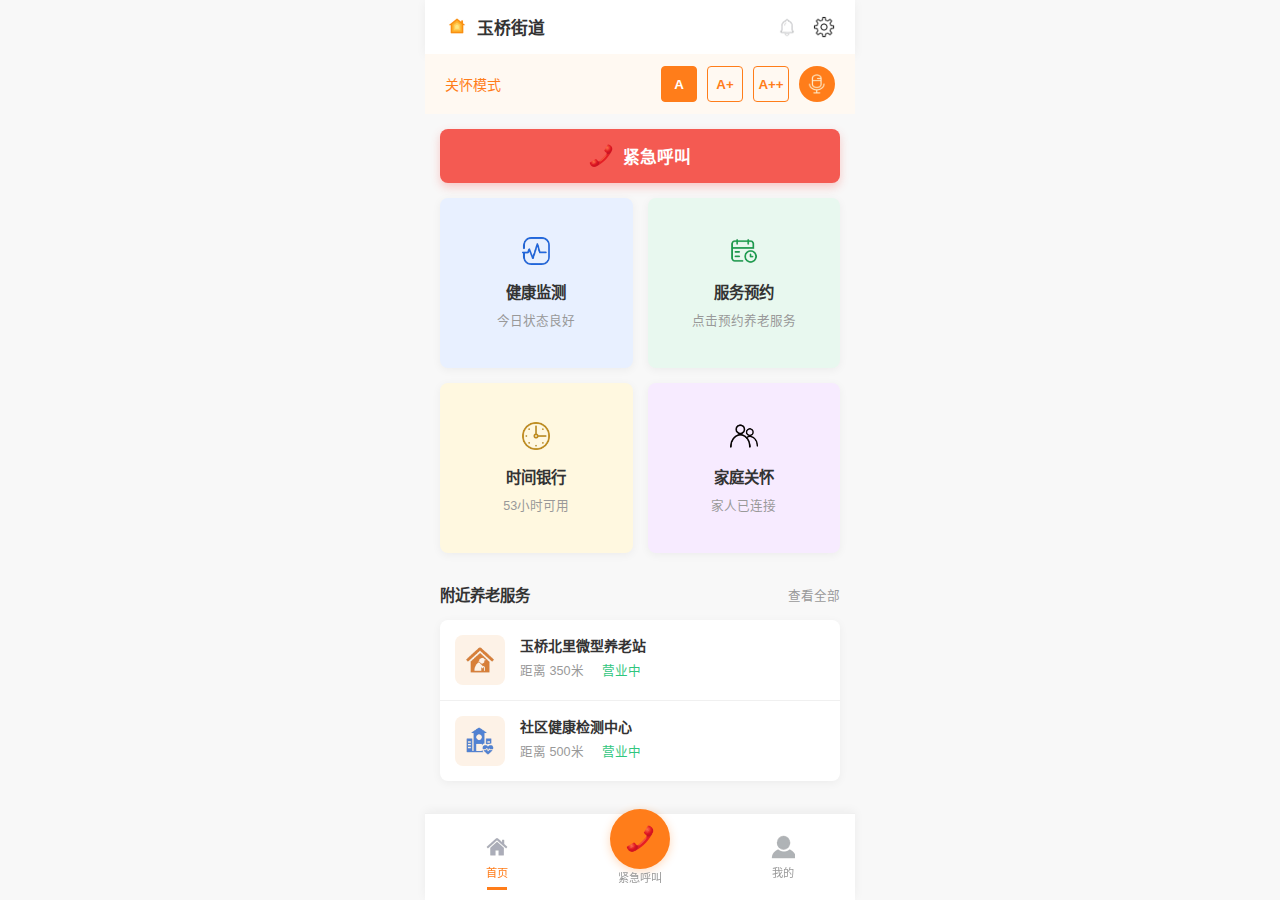
<file: index.html>
<!DOCTYPE html>
<html lang="zh-CN">
<head>
    <meta charset="UTF-8">
    <meta name="viewport" content="width=device-width, initial-scale=1.0">
    <title>玉桥街道养老服务</title>
    <link rel="stylesheet" href="styles.css">
    <!-- 
    需要准备的图标文件:
    /images/logo-icon.png - 应用logo图标
    /images/notification-icon.png - 通知图标
    /images/settings-icon.png - 设置图标
    /images/emergency-icon.png - 紧急呼叫图标
    /images/health-icon.png - 健康监测图标
    /images/service-icon.png - 服务预约图标
    /images/time-icon.png - 时间银行图标
    /images/family-icon.png - 家庭关怀图标
    /images/home-icon.png - 首页导航图标
    /images/my-icon.png - 我的导航图标
    /images/elderly-station-icon.png - 养老站图标
    /images/health-center-icon.png - 健康中心图标
    -->
</head>
<body>
    <!-- 顶部导航 -->
    <div class="header">
        <div class="logo">
            <img src="images/logo-icon.png" alt="logo" class="logo-icon" width="24" height="24">
            玉桥街道
        </div>
        <div class="header-icons">
            <img src="images/notification-icon.png" alt="通知" class="header-icon" width="22" height="22">
            <img src="images/settings-icon.png" alt="设置" class="header-icon" width="22" height="22">
        </div>
    </div>
    
    <!-- 适老化模式 -->
    <div class="accessibility">
        <div class="accessibility-text">关怀模式</div>
        <div class="font-size-controls">
            <button class="font-size-btn active" data-size="normal">A</button>
            <button class="font-size-btn" data-size="medium">A+</button>
            <button class="font-size-btn" data-size="large">A++</button>
            <button class="voice-btn" id="voiceBtn">
                <img src="images/voice-icon.png" alt="语音" width="20" height="20">
            </button>
        </div>
    </div>
    
    <!-- 紧急呼叫 -->
    <div class="emergency-call">
        <img src="images/emergency-icon.png" alt="紧急呼叫" class="emergency-icon" width="24" height="24">
        紧急呼叫
    </div>
    
    <!-- 功能区 -->
    <div class="features">
        <div class="feature-card health-card">
            <img src="images/health-icon.png" alt="健康监测" class="feature-icon health-icon" width="28" height="28">
            <div class="feature-title">健康监测</div>
            <div class="feature-desc">今日状态良好</div>
        </div>
        <div class="feature-card service-card">
            <img src="images/service-icon.png" alt="服务预约" class="feature-icon service-icon" width="28" height="28">
            <div class="feature-title">服务预约</div>
            <div class="feature-desc">点击预约养老服务</div>
        </div>
        <div class="feature-card time-card">
            <img src="images/time-icon.png" alt="时间银行" class="feature-icon time-icon" width="28" height="28">
            <div class="feature-title">时间银行</div>
            <div class="feature-desc">53小时可用</div>
        </div>
        <div class="feature-card family-card">
            <img src="images/family-icon.png" alt="家庭关怀" class="feature-icon family-icon" width="28" height="28">
            <div class="feature-title">家庭关怀</div>
            <div class="feature-desc">家人已连接</div>
        </div>
    </div>
    
    <!-- 附近养老服务 -->
    <div class="nearby-services">
        <div class="section-header">
            <div class="section-title">附近养老服务</div>
            <div class="view-all">查看全部</div>
        </div>
        <div class="service-list">
            <div class="service-item">
                <div class="service-item-icon">
                    <img src="images/elderly-station-icon.png" alt="养老站" width="30" height="30">
                </div>
                <div class="service-item-info">
                    <div class="service-item-name">玉桥北里微型养老站</div>
                    <div>
                        <span class="service-item-distance">距离 350米</span>
                        <span class="service-item-status">营业中</span>
                    </div>
                </div>
            </div>
            <div class="service-item">
                <div class="service-item-icon">
                    <img src="images/health-center-icon.png" alt="健康中心" width="30" height="30">
                </div>
                <div class="service-item-info">
                    <div class="service-item-name">社区健康检测中心</div>
                    <div>
                        <span class="service-item-distance">距离 500米</span>
                        <span class="service-item-status">营业中</span>
                    </div>
                </div>
            </div>
        </div>
    </div>
    
    <!-- 底部导航占位 -->
    <div class="bottom-spacer"></div>
    
    <!-- 底部导航 -->
    <div class="bottom-nav">
        <a href="#" class="nav-item active" data-page="home">
            <img src="images/home-icon.png" alt="首页" class="nav-icon" width="24" height="24">
            首页
        </a>
        <a href="#" class="nav-item" data-page="emergency">
            <div class="emergency-btn">
                <img src="images/emergency-icon.png" alt="紧急呼叫" class="emergency-nav-icon" width="28" height="28">
            </div>
            紧急呼叫
        </a>
        <a href="#" class="nav-item" data-page="my">
            <img src="images/my-icon.png" alt="我的" class="nav-icon" width="24" height="24">
            我的
        </a>
    </div>

    <script src="script.js"></script>
</body>
</html>
</file>
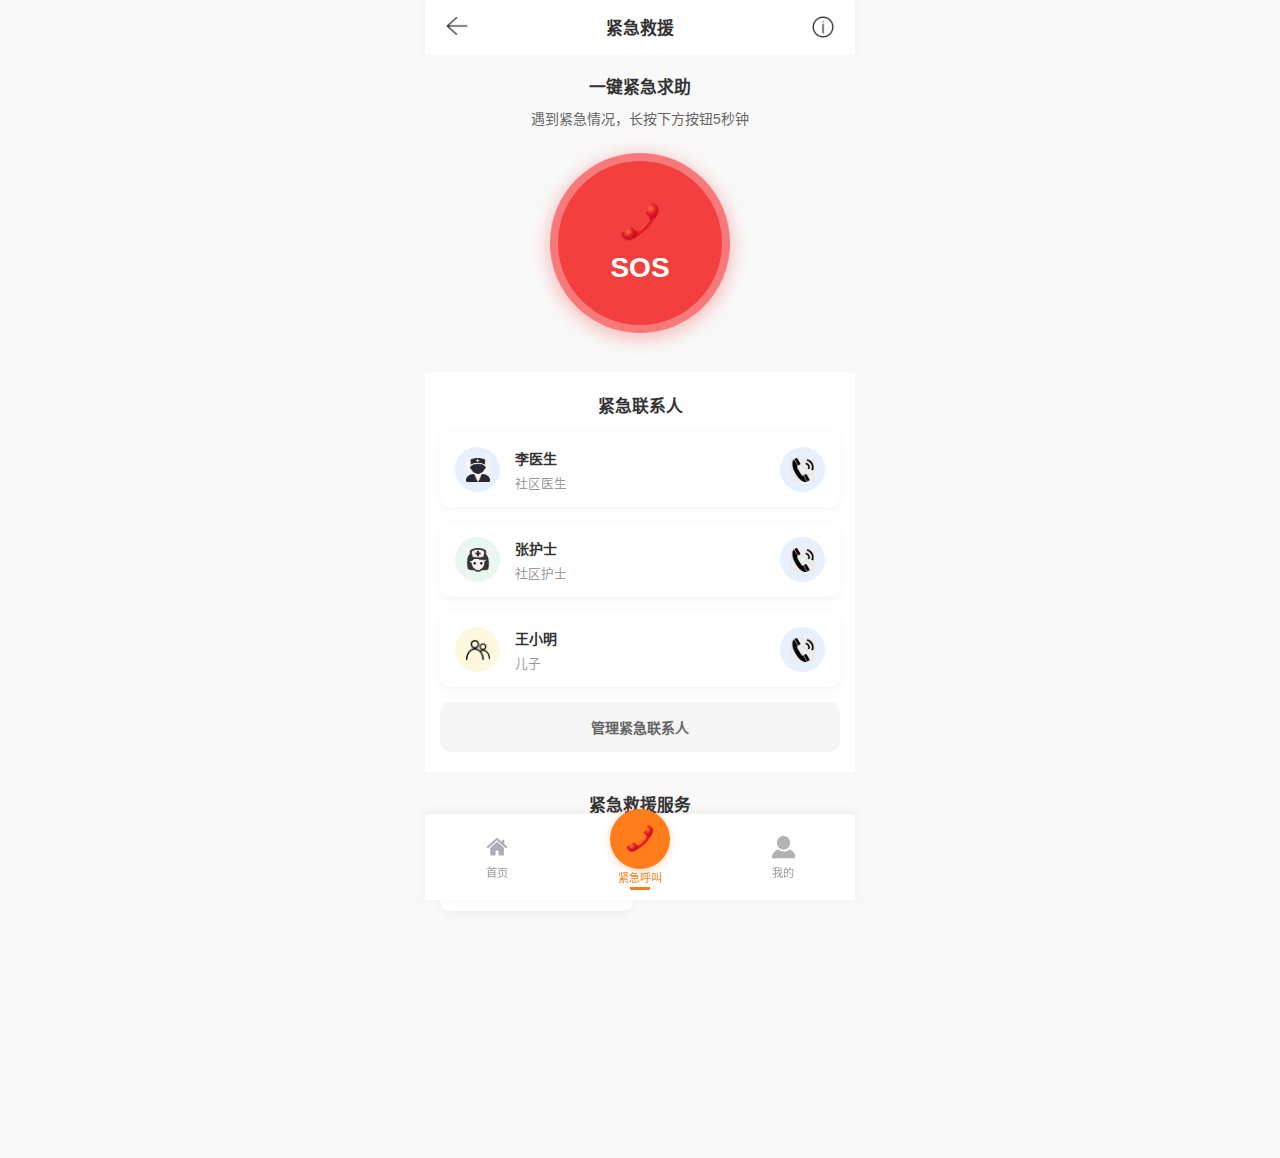
<file: emergency.html>
<!DOCTYPE html>
<html lang="zh-CN">
<head>
    <meta charset="UTF-8">
    <meta name="viewport" content="width=device-width, initial-scale=1.0">
    <title>紧急救援</title>
    <link rel="stylesheet" href="styles.css">
    <link rel="stylesheet" href="emergency.css">
</head>
<body>
    <!-- 顶部导航 -->
    <div class="header emergency-header">
        <div class="back-button">
            <a href="index.html">
                <img src="images/back-icon.png" alt="返回" width="24" height="24">
            </a>
        </div>
        <div class="page-title">紧急救援</div>
        <div class="header-icons">
            <img src="images/help-icon.png" alt="帮助" class="header-icon" width="24" height="24">
        </div>
    </div>
    
    <!-- 一键紧急求助 -->
    <div class="emergency-section">
        <div class="section-title">一键紧急求助</div>
        <div class="instruction-text">遇到紧急情况，长按下方按钮5秒钟</div>
        
        <div class="sos-button-container">
            <button class="sos-button" id="sosButton">
                <img src="images/phone-icon.png" alt="电话" class="phone-icon" width="40" height="40">
                <span class="sos-text">SOS</span>
            </button>
        </div>
    </div>
    
    <!-- 紧急联系人 -->
    <div class="contacts-section">
        <div class="section-title">紧急联系人</div>
        
        <div class="contact-list">
            <!-- 李医生 -->
            <div class="contact-item">
                <div class="contact-avatar medical">
                    <img src="images/doctor-icon.png" alt="医生" width="24" height="24">
                </div>
                <div class="contact-info">
                    <div class="contact-name">李医生</div>
                    <div class="contact-role">社区医生</div>
                </div>
                <button class="call-button">
                    <img src="images/call-icon.png" alt="呼叫" width="24" height="24">
                </button>
            </div>
            
            <!-- 张护士 -->
            <div class="contact-item">
                <div class="contact-avatar nurse">
                    <img src="images/nurse-icon.png" alt="护士" width="24" height="24">
                </div>
                <div class="contact-info">
                    <div class="contact-name">张护士</div>
                    <div class="contact-role">社区护士</div>
                </div>
                <button class="call-button">
                    <img src="images/call-icon.png" alt="呼叫" width="24" height="24">
                </button>
            </div>
            
            <!-- 王小明 -->
            <div class="contact-item">
                <div class="contact-avatar family">
                    <img src="images/family-icon.png" alt="家人" width="24" height="24">
                </div>
                <div class="contact-info">
                    <div class="contact-name">王小明</div>
                    <div class="contact-role">儿子</div>
                </div>
                <button class="call-button">
                    <img src="images/call-icon.png" alt="呼叫" width="24" height="24">
                </button>
            </div>
            
            <!-- 管理紧急联系人按钮 -->
            <div class="manage-contacts-button">
                管理紧急联系人
            </div>
        </div>
    </div>
    
    <!-- 紧急救援服务 -->
    <div class="services-section">
        <div class="section-title">紧急救援服务</div>
        
        <div class="service-grid">
            <!-- 120急救中心 -->
            <div class="service-item ambulance">
                <div class="service-icon">
                    <img src="images/ambulance-icon.png" alt="急救" width="32" height="32">
                </div>
                <div class="service-info">
                    <div class="service-name">120</div>
                    <div class="service-desc">急救中心</div>
                </div>
            </div>
            
            <!-- 110报警中心 -->
            <div class="service-item police">
                <div class="service-icon">
                    <img src="images/police-icon.png" alt="报警" width="32" height="32">
                </div>
                <div class="service-info">
                    <div class="service-name">110</div>
                    <div class="service-desc">报警中心</div>
                </div>
            </div>
            
            <!-- 119消防中心 -->
            <div class="service-item fire">
                <div class="service-icon">
                    <img src="images/fire-icon.png" alt="消防" width="32" height="32">
                </div>
                <div class="service-info">
                    <div class="service-name">119</div>
                    <div class="service-desc">消防中心</div>
                </div>
            </div>
            
            <!-- 养老服务 -->
            <div class="service-item elderly">
                <div class="service-icon">
                    <img src="images/elderly-care-icon.png" alt="养老" width="32" height="32">
                </div>
                <div class="service-info">
                    <div class="service-name">养老服务</div>
                    <div class="service-desc">社区驿站</div>
                </div>
            </div>
        </div>
    </div>
    
    <!-- 底部导航占位 -->
    <div class="bottom-spacer"></div>
    
    <!-- 底部导航 -->
    <div class="bottom-nav">
        <a href="index.html" class="nav-item">
            <img src="images/home-icon.png" alt="首页" class="nav-icon" width="24" height="24">
            首页
        </a>
        <a href="#" class="nav-item active">
            <div class="emergency-btn">
                <img src="images/emergency-icon.png" alt="紧急呼叫" class="emergency-nav-icon" width="28" height="28">
            </div>
            紧急呼叫
        </a>
        <a href="my.html" class="nav-item">
            <img src="images/my-icon.png" alt="我的" class="nav-icon" width="24" height="24">
            我的
        </a>
    </div>

    <script src="emergency.js"></script>
</body>
</html>
</file>
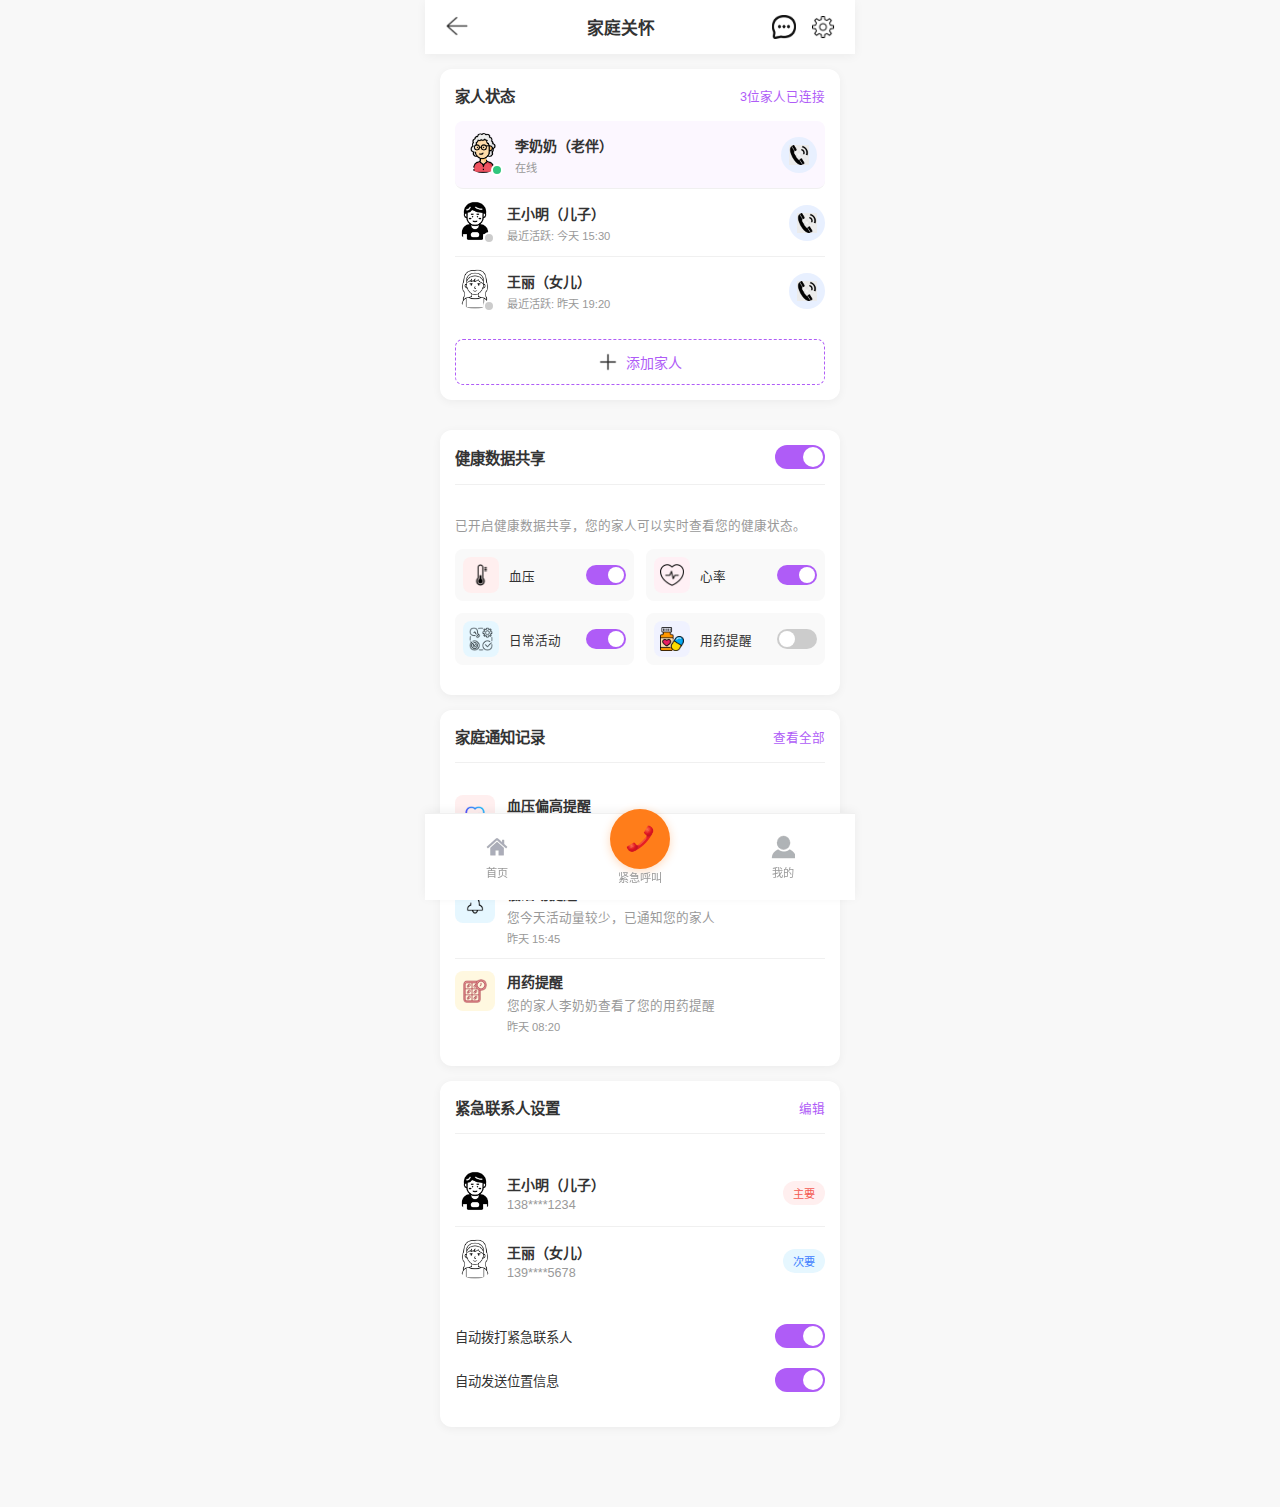
<file: family.html>
<!DOCTYPE html>
<html lang="zh-CN">
<head>
    <meta charset="UTF-8">
    <meta name="viewport" content="width=device-width, initial-scale=1.0">
    <title>家庭关怀</title>
    <link rel="stylesheet" href="styles.css">
    <link rel="stylesheet" href="family.css">
</head>
<body>
    <!-- 顶部导航 -->
    <div class="header family-header">
        <div class="back-button">
            <a href="index.html">
                <img src="images/back-icon.png" alt="返回" width="24" height="24">
            </a>
        </div>
        <div class="page-title">家庭关怀</div>
        <div class="header-icons">
            <img src="images/message-icon.png" alt="消息" class="header-icon" width="24" height="24">
            <img src="images/settings-icon.png" alt="设置" class="header-icon" width="24" height="24">
        </div>
    </div>
    
    <!-- 家人状态卡片 -->
    <div class="family-status-container">
        <div class="family-status-card">
            <div class="family-status-header">
                <div class="family-status-title">家人状态</div>
                <div class="family-members-count">3位家人已连接</div>
            </div>
            <div class="family-members">
                <div class="family-member active">
                    <div class="member-avatar">
                        <img src="images/wife-avatar.png" alt="老伴" width="40" height="40">
                        <div class="status-indicator online"></div>
                    </div>
                    <div class="member-info">
                        <div class="member-name">李奶奶（老伴）</div>
                        <div class="member-status">在线</div>
                    </div>
                    <div class="member-action">
                        <button class="call-btn">
                            <img src="images/call-icon.png" alt="呼叫" width="20" height="20">
                        </button>
                    </div>
                </div>
                <div class="family-member">
                    <div class="member-avatar">
                        <img src="images/son-avatar.png" alt="儿子" width="40" height="40">
                        <div class="status-indicator offline"></div>
                    </div>
                    <div class="member-info">
                        <div class="member-name">王小明（儿子）</div>
                        <div class="member-status">最近活跃: 今天 15:30</div>
                    </div>
                    <div class="member-action">
                        <button class="call-btn">
                            <img src="images/call-icon.png" alt="呼叫" width="20" height="20">
                        </button>
                    </div>
                </div>
                <div class="family-member">
                    <div class="member-avatar">
                        <img src="images/daughter-avatar.png" alt="女儿" width="40" height="40">
                        <div class="status-indicator offline"></div>
                    </div>
                    <div class="member-info">
                        <div class="member-name">王丽（女儿）</div>
                        <div class="member-status">最近活跃: 昨天 19:20</div>
                    </div>
                    <div class="member-action">
                        <button class="call-btn">
                            <img src="images/call-icon.png" alt="呼叫" width="20" height="20">
                        </button>
                    </div>
                </div>
            </div>
            <button class="add-family-member">
                <img src="images/add-icon.png" alt="添加" width="20" height="20">
                添加家人
            </button>
        </div>
    </div>
    
    <!-- 健康共享功能 -->
    <div class="health-sharing-section">
        <div class="section-header">
            <div class="section-title">健康数据共享</div>
            <div class="section-toggle">
                <label class="switch">
                    <input type="checkbox" id="healthSharingToggle" checked>
                    <span class="slider round"></span>
                </label>
            </div>
        </div>
        <div class="health-sharing-content">
            <div class="health-sharing-description">
                已开启健康数据共享，您的家人可以实时查看您的健康状态。
            </div>
            <div class="shared-data-list">
                <div class="shared-data-item">
                    <div class="data-icon blood-pressure-bg">
                        <img src="images/blood-pressure-icon.png" alt="血压" width="24" height="24">
                    </div>
                    <div class="data-name">血压</div>
                    <div class="data-toggle">
                        <label class="switch small">
                            <input type="checkbox" checked>
                            <span class="slider round"></span>
                        </label>
                    </div>
                </div>
                <div class="shared-data-item">
                    <div class="data-icon heart-rate-bg">
                        <img src="images/heart-rate-icon.png" alt="心率" width="24" height="24">
                    </div>
                    <div class="data-name">心率</div>
                    <div class="data-toggle">
                        <label class="switch small">
                            <input type="checkbox" checked>
                            <span class="slider round"></span>
                        </label>
                    </div>
                </div>
                <div class="shared-data-item">
                    <div class="data-icon activity-bg">
                        <img src="images/activity-icon.png" alt="活动" width="24" height="24">
                    </div>
                    <div class="data-name">日常活动</div>
                    <div class="data-toggle">
                        <label class="switch small">
                            <input type="checkbox" checked>
                            <span class="slider round"></span>
                        </label>
                    </div>
                </div>
                <div class="shared-data-item">
                    <div class="data-icon medication-bg">
                        <img src="images/medication-icon.png" alt="用药" width="24" height="24">
                    </div>
                    <div class="data-name">用药提醒</div>
                    <div class="data-toggle">
                        <label class="switch small">
                            <input type="checkbox">
                            <span class="slider round"></span>
                        </label>
                    </div>
                </div>
            </div>
        </div>
    </div>
    
    <!-- 家庭通知记录 -->
    <div class="family-notifications-section">
        <div class="section-header">
            <div class="section-title">家庭通知记录</div>
            <div class="view-all">查看全部</div>
        </div>
        <div class="notification-list">
            <div class="notification-item">
                <div class="notification-icon health-alert">
                    <img src="images/health-alert-icon.png" alt="健康提醒" width="24" height="24">
                </div>
                <div class="notification-content">
                    <div class="notification-title">血压偏高提醒</div>
                    <div class="notification-desc">您的血压偏高，已通知您的家人王小明</div>
                    <div class="notification-time">今天 10:30</div>
                </div>
            </div>
            <div class="notification-item">
                <div class="notification-icon activity-alert">
                    <img src="images/activity-alert-icon.png" alt="活动提醒" width="24" height="24">
                </div>
                <div class="notification-content">
                    <div class="notification-title">低活动提醒</div>
                    <div class="notification-desc">您今天活动量较少，已通知您的家人</div>
                    <div class="notification-time">昨天 15:45</div>
                </div>
            </div>
            <div class="notification-item">
                <div class="notification-icon medication-reminder">
                    <img src="images/medication-reminder-icon.png" alt="用药提醒" width="24" height="24">
                </div>
                <div class="notification-content">
                    <div class="notification-title">用药提醒</div>
                    <div class="notification-desc">您的家人李奶奶查看了您的用药提醒</div>
                    <div class="notification-time">昨天 08:20</div>
                </div>
            </div>
        </div>
    </div>
    
    <!-- 紧急联系人设置 -->
    <div class="emergency-contacts-section">
        <div class="section-header">
            <div class="section-title">紧急联系人设置</div>
            <div class="edit-btn">编辑</div>
        </div>
        <div class="emergency-contacts-list">
            <div class="emergency-contact">
                <div class="contact-avatar">
                    <img src="images/son-avatar.png" alt="儿子" width="40" height="40">
                </div>
                <div class="contact-info">
                    <div class="contact-name">王小明（儿子）</div>
                    <div class="contact-phone">138****1234</div>
                </div>
                <div class="contact-priority primary">主要</div>
            </div>
            <div class="emergency-contact">
                <div class="contact-avatar">
                    <img src="images/daughter-avatar.png" alt="女儿" width="40" height="40">
                </div>
                <div class="contact-info">
                    <div class="contact-name">王丽（女儿）</div>
                    <div class="contact-phone">139****5678</div>
                </div>
                <div class="contact-priority secondary">次要</div>
            </div>
        </div>
        <div class="emergency-settings">
            <div class="setting-item">
                <div class="setting-label">自动拨打紧急联系人</div>
                <div class="setting-toggle">
                    <label class="switch">
                        <input type="checkbox" checked>
                        <span class="slider round"></span>
                    </label>
                </div>
            </div>
            <div class="setting-item">
                <div class="setting-label">自动发送位置信息</div>
                <div class="setting-toggle">
                    <label class="switch">
                        <input type="checkbox" checked>
                        <span class="slider round"></span>
                    </label>
                </div>
            </div>
        </div>
    </div>
    
    <!-- 底部导航 -->
    <div class="bottom-nav">
        <a href="index.html" class="nav-item">
            <img src="images/home-icon.png" alt="首页" class="nav-icon" width="24" height="24">
            首页
        </a>
        <a href="#" class="nav-item">
            <div class="emergency-btn">
                <img src="images/emergency-icon.png" alt="紧急呼叫" class="emergency-nav-icon" width="28" height="28">
            </div>
            紧急呼叫
        </a>
        <a href="my.html" class="nav-item">
            <img src="images/my-icon.png" alt="我的" class="nav-icon" width="24" height="24">
            我的
        </a>
    </div>

    <script src="family.js"></script>
</body>
</html>
</file>
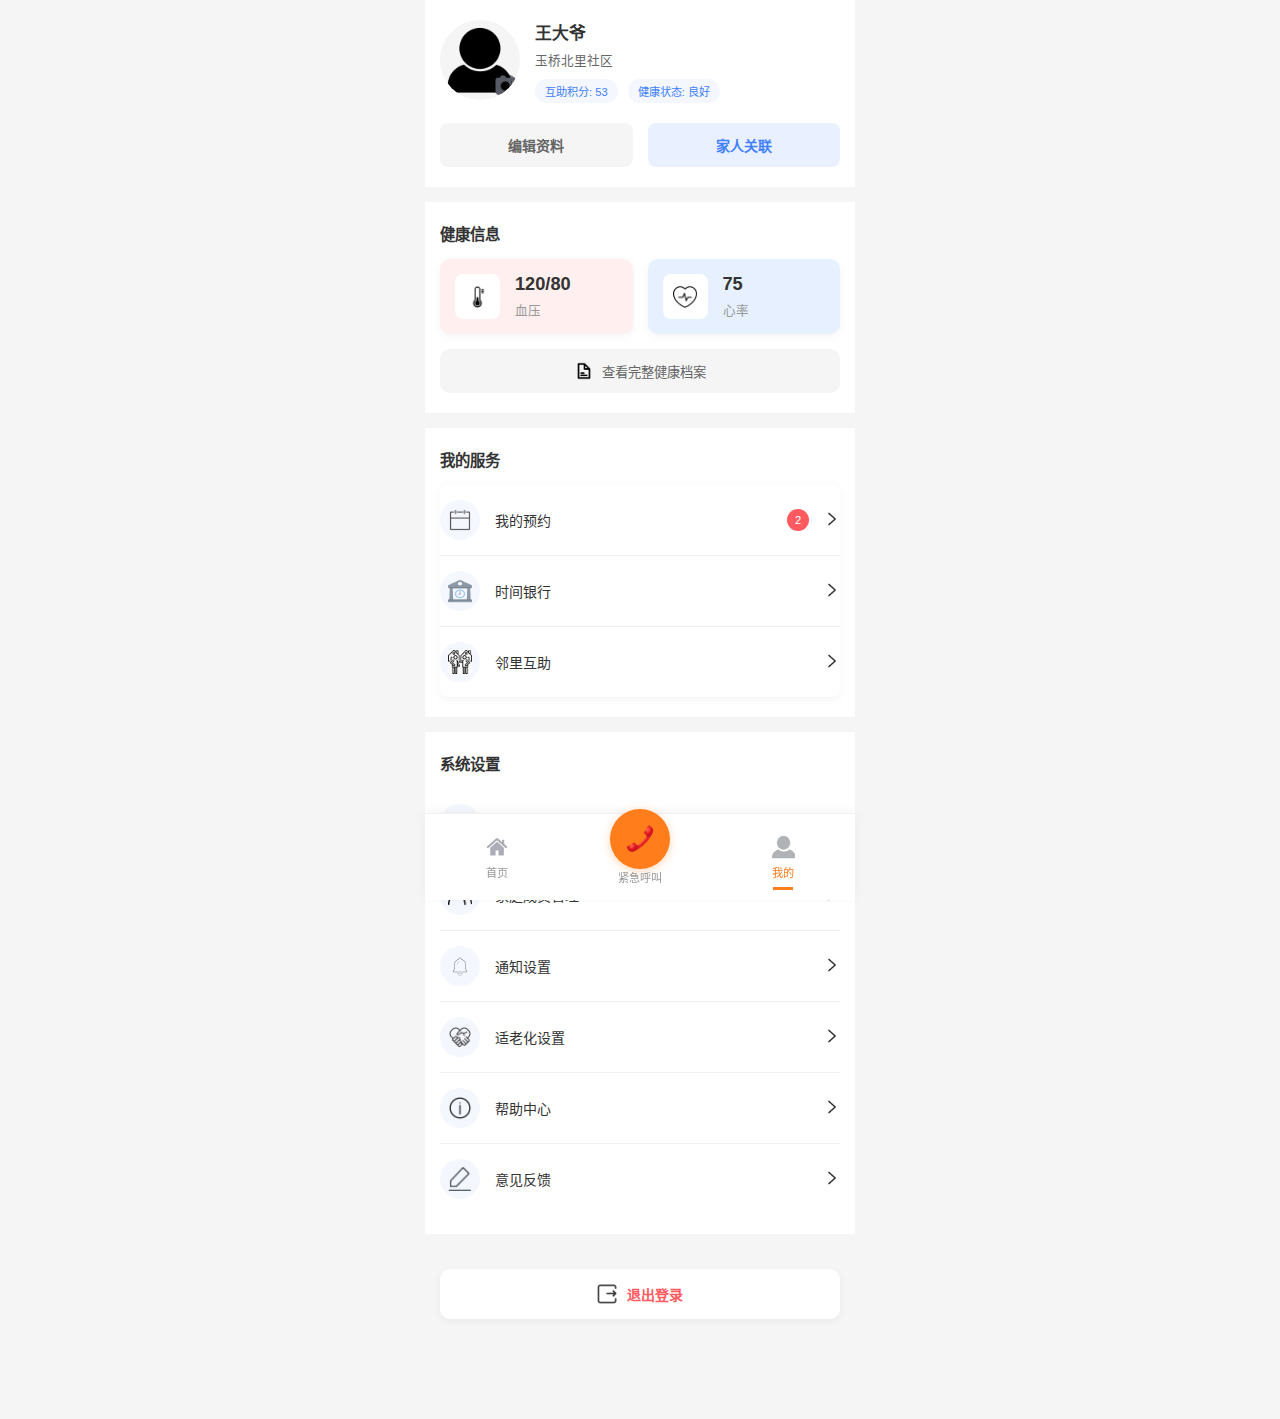
<file: my.html>
<!DOCTYPE html>
<html lang="zh-CN">
<head>
    <meta charset="UTF-8">
    <meta name="viewport" content="width=device-width, initial-scale=1.0">
    <title>我的</title>
    <link rel="stylesheet" href="styles.css">
    <link rel="stylesheet" href="my.css">
</head>
<body>
    <!-- 用户资料部分 -->
    <div class="profile-section">
        <div class="profile-header">
            <div class="profile-avatar">
                <img src="images/default-avatar.png" alt="用户头像" id="userAvatar">
                <div class="avatar-edit">
                    <img src="images/camera-icon.png" alt="编辑" width="16" height="16">
                </div>
            </div>
            <div class="profile-info">
                <div class="profile-name">王大爷</div>
                <div class="profile-address">玉桥北里社区</div>
                <div class="profile-stats">
                    <div class="stat-item">
                        <span class="stat-value">互助积分: 53</span>
                    </div>
                    <div class="stat-item">
                        <span class="stat-value">健康状态: 良好</span>
                    </div>
                </div>
            </div>
        </div>
        
        <div class="profile-actions">
            <button class="action-button edit-profile">
                <span>编辑资料</span>
            </button>
            <button class="action-button family-connect">
                <span>家人关联</span>
            </button>
        </div>
    </div>
    
    <!-- 健康信息 -->
    <div class="health-info-section">
        <div class="section-title">健康信息</div>
        
        <div class="health-cards">
            <div class="health-card blood-pressure">
                <div class="health-icon">
                    <img src="images/blood-pressure-icon.png" alt="血压" width="24" height="24">
                </div>
                <div class="health-data">
                    <div class="health-value">120/80</div>
                    <div class="health-label">血压</div>
                </div>
            </div>
            
            <div class="health-card heart-rate">
                <div class="health-icon">
                    <img src="images/heart-rate-icon.png" alt="心率" width="24" height="24">
                </div>
                <div class="health-data">
                    <div class="health-value">75</div>
                    <div class="health-label">心率</div>
                </div>
            </div>
        </div>
        
        <div class="health-archive-button">
            <img src="images/file-icon.png" alt="文件" width="20" height="20">
            <span>查看完整健康档案</span>
        </div>
    </div>
    
    <!-- 我的服务 -->
    <div class="my-services-section">
        <div class="section-title">我的服务</div>
        
        <div class="service-list">
            <div class="service-item" data-link="service.html">
                <div class="service-icon">
                    <img src="images/calendar-icon.png" alt="预约" width="24" height="24">
                </div>
                <div class="service-text">我的预约</div>
                <div class="service-badge">2</div>
                <div class="service-arrow">
                    <img src="images/arrow-right-icon.png" alt="箭头" width="16" height="16">
                </div>
            </div>
            
            <div class="service-item" data-link="timebank.html">
                <div class="service-icon">
                    <img src="images/time-bank-icon.png" alt="时间银行" width="24" height="24">
                </div>
                <div class="service-text">时间银行</div>
                <div class="service-arrow">
                    <img src="images/arrow-right-icon.png" alt="箭头" width="16" height="16">
                </div>
            </div>
            
            <div class="service-item">
                <div class="service-icon">
                    <img src="images/neighbor-icon.png" alt="邻里互助" width="24" height="24">
                </div>
                <div class="service-text">邻里互助</div>
                <div class="service-arrow">
                    <img src="images/arrow-right-icon.png" alt="箭头" width="16" height="16">
                </div>
            </div>
        </div>
    </div>
    
    <!-- 系统设置 -->
    <div class="system-settings-section">
        <div class="section-title">系统设置</div>
        
        <div class="settings-list">
            <div class="settings-item" data-link="emergency.html">
                <div class="settings-icon">
                    <img src="images/emergency-contact-icon.png" alt="紧急联系人" width="24" height="24">
                </div>
                <div class="settings-text">紧急联系人</div>
                <div class="settings-arrow">
                    <img src="images/arrow-right-icon.png" alt="箭头" width="16" height="16">
                </div>
            </div>
            
            <div class="settings-item">
                <div class="settings-icon">
                    <img src="images/family-icon.png" alt="家庭成员" width="24" height="24">
                </div>
                <div class="settings-text">家庭成员管理</div>
                <div class="settings-arrow">
                    <img src="images/arrow-right-icon.png" alt="箭头" width="16" height="16">
                </div>
            </div>
            
            <div class="settings-item">
                <div class="settings-icon">
                    <img src="images/notification-icon.png" alt="通知" width="24" height="24">
                </div>
                <div class="settings-text">通知设置</div>
                <div class="settings-arrow">
                    <img src="images/arrow-right-icon.png" alt="箭头" width="16" height="16">
                </div>
            </div>
            
            <div class="settings-item">
                <div class="settings-icon">
                    <img src="images/accessibility-icon.png" alt="适老化" width="24" height="24">
                </div>
                <div class="settings-text">适老化设置</div>
                <div class="settings-arrow">
                    <img src="images/arrow-right-icon.png" alt="箭头" width="16" height="16">
                </div>
            </div>
            
            <div class="settings-item">
                <div class="settings-icon">
                    <img src="images/help-icon.png" alt="帮助" width="24" height="24">
                </div>
                <div class="settings-text">帮助中心</div>
                <div class="settings-arrow">
                    <img src="images/arrow-right-icon.png" alt="箭头" width="16" height="16">
                </div>
            </div>
            
            <div class="settings-item">
                <div class="settings-icon">
                    <img src="images/feedback-icon.png" alt="反馈" width="24" height="24">
                </div>
                <div class="settings-text">意见反馈</div>
                <div class="settings-arrow">
                    <img src="images/arrow-right-icon.png" alt="箭头" width="16" height="16">
                </div>
            </div>
        </div>
    </div>
    
    <!-- 退出登录 -->
    <div class="logout-button">
        <img src="images/logout-icon.png" alt="退出" width="20" height="20">
        <span>退出登录</span>
    </div>
    
    <!-- 底部导航 -->
    <div class="bottom-nav">
        <a href="index.html" class="nav-item">
            <img src="images/home-icon.png" alt="首页" class="nav-icon" width="24" height="24">
            首页
        </a>
        <a href="#" class="nav-item">
            <div class="emergency-btn">
                <img src="images/emergency-icon.png" alt="紧急呼叫" class="emergency-nav-icon" width="28" height="28">
            </div>
            紧急呼叫
        </a>
        <a href="#" class="nav-item active">
            <img src="images/my-icon.png" alt="我的" class="nav-icon" width="24" height="24">
            我的
        </a>
    </div>

    <script src="my.js"></script>
</body>
</html>
</file>
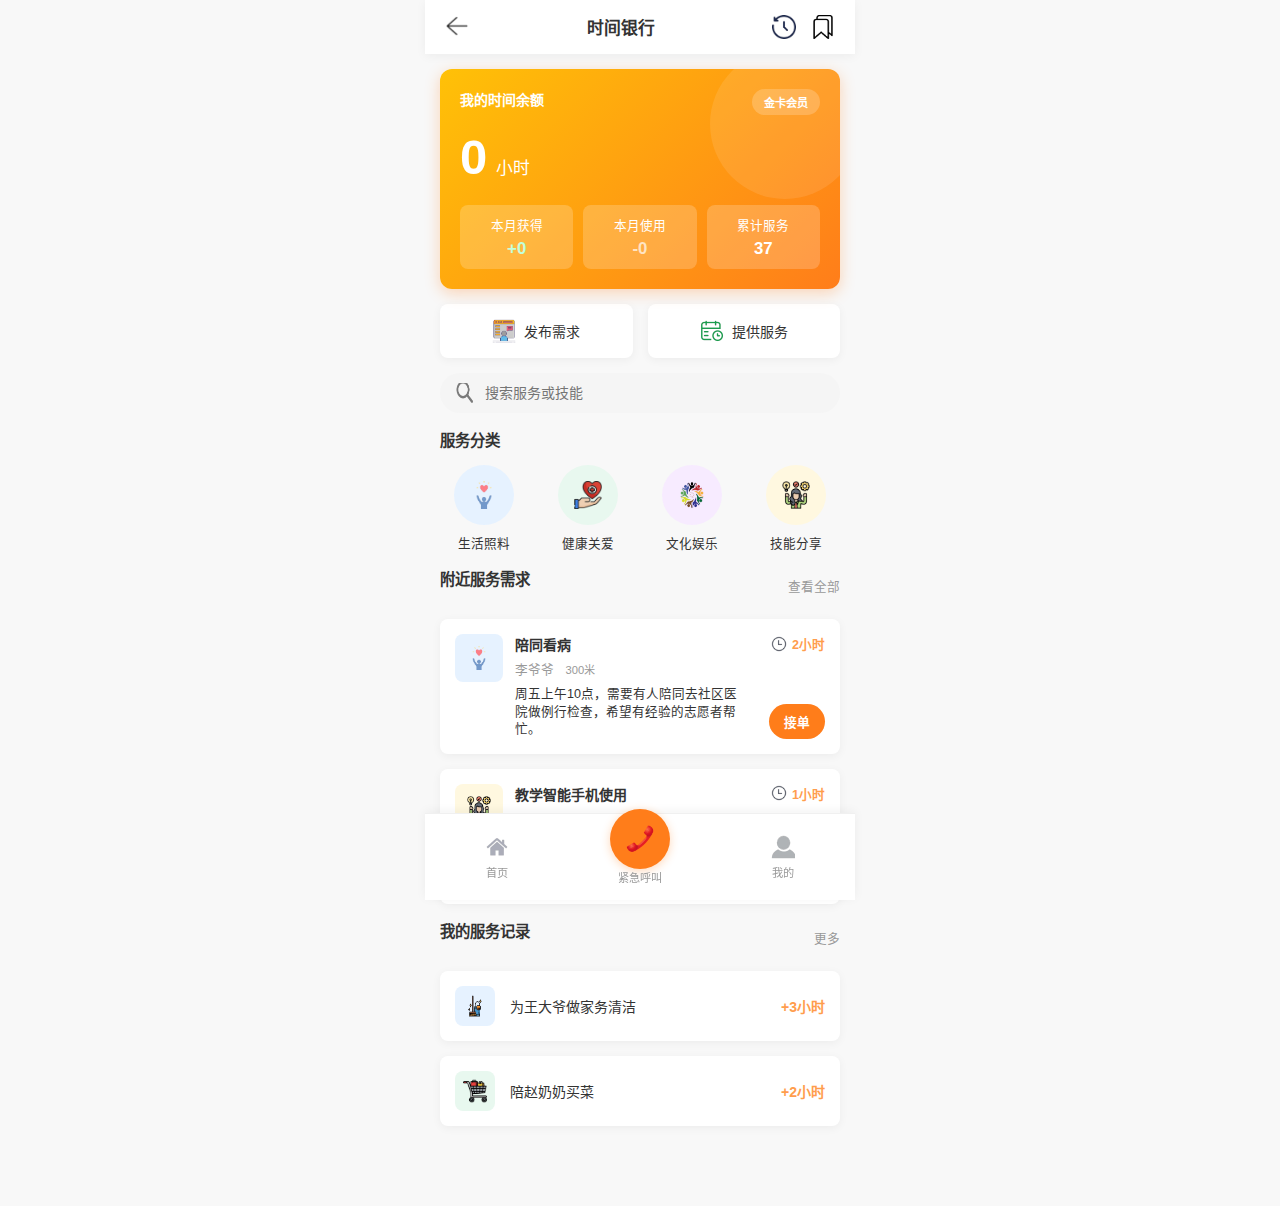
<file: timebank.html>
<!DOCTYPE html>
<html lang="zh-CN">
<head>
    <meta charset="UTF-8">
    <meta name="viewport" content="width=device-width, initial-scale=1.0">
    <title>时间银行</title>
    <link rel="stylesheet" href="styles.css">
    <link rel="stylesheet" href="timebank.css">
</head>
<body>
    <!-- 顶部导航 -->
    <div class="header timebank-header">
        <div class="back-button">
            <a href="index.html">
                <img src="images/back-icon.png" alt="返回" width="24" height="24">
            </a>
        </div>
        <div class="page-title">时间银行</div>
        <div class="header-icons">
            <img src="images/history-icon.png" alt="历史" class="header-icon" width="24" height="24">
            <img src="images/bookmark-icon.png" alt="收藏" class="header-icon" width="24" height="24">
        </div>
    </div>
    
    <!-- 时间余额卡片 -->
    <div class="time-balance-container">
        <div class="time-balance-card">
            <div class="time-balance-title">我的时间余额</div>
            <div class="gold-member-badge">金卡会员</div>
            <div class="time-balance-amount">
                <span class="time-amount">53</span>
                <span class="time-unit">小时</span>
            </div>
            <div class="time-stats-grid">
                <div class="time-stat-item">
                    <div class="stat-label">本月获得</div>
                    <div class="stat-value positive">+12</div>
                </div>
                <div class="time-stat-item">
                    <div class="stat-label">本月使用</div>
                    <div class="stat-value negative">-5</div>
                </div>
                <div class="time-stat-item">
                    <div class="stat-label">累计服务</div>
                    <div class="stat-value total">128</div>
                </div>
            </div>
        </div>
    </div>
    
    <!-- 功能按钮 -->
    <div class="function-buttons">
        <div class="function-button">
            <img src="images/request-icon.png" alt="需求" width="24" height="24">
            <span>发布需求</span>
        </div>
        <div class="function-button">
            <img src="images/service-icon.png" alt="服务" width="24" height="24">
            <span>提供服务</span>
        </div>
    </div>
    
    <!-- 搜索框 -->
    <div class="search-container">
        <div class="search-box">
            <img src="images/search-icon.png" alt="搜索" width="20" height="20">
            <input type="text" placeholder="搜索服务或技能">
        </div>
    </div>
    
    <!-- 服务分类 -->
    <div class="service-categories">
        <div class="section-title">服务分类</div>
        <div class="category-grid">
            <div class="category-item">
                <div class="category-icon life-icon">
                    <img src="images/life-icon.png" alt="生活照料" width="28" height="28">
                </div>
                <div class="category-name">生活照料</div>
            </div>
            <div class="category-item">
                <div class="category-icon health-icon">
                    <img src="images/health-care-icon.png" alt="健康关爱" width="28" height="28">
                </div>
                <div class="category-name">健康关爱</div>
            </div>
            <div class="category-item">
                <div class="category-icon culture-icon">
                    <img src="images/culture-icon.png" alt="文化娱乐" width="28" height="28">
                </div>
                <div class="category-name">文化娱乐</div>
            </div>
            <div class="category-item">
                <div class="category-icon skill-icon">
                    <img src="images/skill-icon.png" alt="技能分享" width="28" height="28">
                </div>
                <div class="category-name">技能分享</div>
            </div>
        </div>
    </div>
    
    <!-- 附近服务需求 -->
    <div class="nearby-requests">
        <div class="section-header">
            <div class="section-title">附近服务需求</div>
            <div class="view-all">查看全部</div>
        </div>
        
        <div class="request-list">
            <!-- 陪同看病服务需求 -->
            <div class="request-item">
                <div class="request-icon life-service">
                    <img src="images/life-icon.png" alt="生活照料" width="24" height="24">
                </div>
                <div class="request-content">
                    <div class="request-title">陪同看病</div>
                    <div class="request-person">李爷爷 <span class="distance">300米</span></div>
                    <div class="request-description">周五上午10点，需要有人陪同去社区医院做例行检查，希望有经验的志愿者帮忙。</div>
                </div>
                <div class="request-info">
                    <div class="request-time">
                        <img src="images/clock-icon.png" alt="时间" width="16" height="16">
                        <span>2小时</span>
                    </div>
                    <button class="accept-btn">接单</button>
                </div>
            </div>
            
            <!-- 教学智能手机使用服务需求 -->
            <div class="request-item">
                <div class="request-icon skill-service">
                    <img src="images/skill-icon.png" alt="技能分享" width="24" height="24">
                </div>
                <div class="request-content">
                    <div class="request-title">教学智能手机使用</div>
                    <div class="request-person">张阿姨 <span class="distance">500米</span></div>
                    <div class="request-description">刚买了新手机，需要有人教我如何使用微信和玉见APP，希望有耐心的年轻人来教我。</div>
                </div>
                <div class="request-info">
                    <div class="request-time">
                        <img src="images/clock-icon.png" alt="时间" width="16" height="16">
                        <span>1小时</span>
                    </div>
                    <button class="accept-btn">接单</button>
                </div>
            </div>
        </div>
    </div>
    
    <!-- 我的服务记录 -->
    <div class="my-service-records">
        <div class="section-header">
            <div class="section-title">我的服务记录</div>
            <div class="view-more">更多</div>
        </div>
        
        <div class="record-list">
            <!-- 为王大爷做家务清洁服务记录 -->
            <div class="record-item">
                <div class="record-icon cleaning-service">
                    <img src="images/cleaning-icon.png" alt="清洁" width="24" height="24">
                </div>
                <div class="record-content">
                    <div class="record-title">为王大爷做家务清洁</div>
                </div>
                <div class="record-time">+3小时</div>
            </div>
            
            <!-- 陪赵奶奶买菜服务记录 -->
            <div class="record-item">
                <div class="record-icon shopping-service">
                    <img src="images/shopping-icon.png" alt="购物" width="24" height="24">
                </div>
                <div class="record-content">
                    <div class="record-title">陪赵奶奶买菜</div>
                </div>
                <div class="record-time">+2小时</div>
            </div>
        </div>
    </div>
    
    <!-- 底部导航 -->
    <div class="bottom-nav">
        <a href="index.html" class="nav-item">
            <img src="images/home-icon.png" alt="首页" class="nav-icon" width="24" height="24">
            首页
        </a>
        <a href="#" class="nav-item">
            <div class="emergency-btn">
                <img src="images/emergency-icon.png" alt="紧急呼叫" class="emergency-nav-icon" width="28" height="28">
            </div>
            紧急呼叫
        </a>
        <a href="my.html" class="nav-item">
            <img src="images/my-icon.png" alt="我的" class="nav-icon" width="24" height="24">
            我的
        </a>
    </div>

    <script src="timebank.js"></script>
</body>
</html>
</file>
<file: styles.css>
/* 全局样式 */
* {
    margin: 0;
    padding: 0;
    box-sizing: border-box;
    font-family: "PingFang SC", "Helvetica Neue", Arial, sans-serif;
    transition: all 0.3s ease;
}

:root {
    --primary-color: #ff7d1a;
    --danger-color: #f45a52;
    --success-color: #30c67d;
    --text-color: #333;
    --light-text: #999;
    --border-color: #f0f0f0;
    --health-bg: #e8f0ff;
    --health-color: #4080ff;
    --service-bg: #e8f8ef;
    --service-color: #30c67d;
    --time-bg: #fff8e0;
    --time-color: #d4a431;
    --family-bg: #f7ebff;
    --family-color: #af5cf7;
    --base-font-size: 14px;
    --medium-font-size: 16px;
    --large-font-size: 18px;
}

html {
    font-size: var(--base-font-size);
}

html.font-medium {
    font-size: var(--medium-font-size);
}

html.font-large {
    font-size: var(--large-font-size);
}

body {
    background-color: #f8f8f8;
    max-width: 430px;
    margin: 0 auto;
    min-height: 100vh;
    display: flex;
    flex-direction: column;
    font-size: 1rem;
    color: var(--text-color);
}

/* 顶部导航 */
.header {
    display: flex;
    justify-content: space-between;
    align-items: center;
    padding: 15px 20px;
    background-color: #fff;
    box-shadow: 0 2px 10px rgba(0, 0, 0, 0.05);
}

.logo {
    display: flex;
    align-items: center;
    font-size: 1.2rem;
    font-weight: bold;
    color: var(--text-color);
}

.logo-icon {
    color: var(--primary-color);
    margin-right: 8px;
}

.header-icons {
    display: flex;
    gap: 15px;
}

.header-icon {
    font-size: 1.4rem;
    color: var(--light-text);
}

/* 适老化模式 */
.accessibility {
    background-color: #fff9f2;
    padding: 12px 20px;
    display: flex;
    align-items: center;
    justify-content: space-between;
}

.accessibility-text {
    color: var(--primary-color);
    font-size: 1rem;
}

.font-size-controls {
    display: flex;
    gap: 10px;
}

.font-size-btn {
    width: 36px;
    height: 36px;
    border-radius: 4px;
    display: flex;
    align-items: center;
    justify-content: center;
    font-weight: bold;
    color: var(--primary-color);
    border: 1px solid var(--primary-color);
    background-color: transparent;
    cursor: pointer;
}

.font-size-btn.active {
    background-color: var(--primary-color);
    color: #fff;
}

.voice-btn {
    width: 36px;
    height: 36px;
    border-radius: 50%;
    background-color: var(--primary-color);
    color: #fff;
    display: flex;
    align-items: center;
    justify-content: center;
    border: none;
    cursor: pointer;
}

/* 紧急呼叫 */
.emergency-call {
    background-color: var(--danger-color);
    color: white;
    padding: 15px;
    border-radius: 8px;
    margin: 15px 15px 0;
    display: flex;
    align-items: center;
    justify-content: center;
    font-size: 1.2rem;
    font-weight: bold;
    cursor: pointer;
    box-shadow: 0 4px 10px rgba(244, 90, 82, 0.3);
    transform: translateY(0);
}

.emergency-call:active {
    transform: translateY(2px);
    box-shadow: 0 2px 5px rgba(244, 90, 82, 0.3);
}

.emergency-icon {
    margin-right: 10px;
}

/* 功能区 */
.features {
    display: grid;
    grid-template-columns: 1fr 1fr;
    gap: 15px;
    padding: 15px;
}

.feature-card {
    border-radius: 8px;
    padding: 25px 20px;
    display: flex;
    flex-direction: column;
    align-items: center;
    justify-content: center;
    min-height: 170px;
    cursor: pointer;
    box-shadow: 0 2px 10px rgba(0, 0, 0, 0.05);
    transform: translateY(0);
}

.feature-card:active {
    transform: translateY(2px);
    box-shadow: 0 1px 5px rgba(0, 0, 0, 0.05);
}

.feature-icon {
    font-size: 1.8rem;
    margin-bottom: 15px;
}

.feature-title {
    font-size: 1.1rem;
    font-weight: bold;
    margin-bottom: 8px;
}

.feature-desc {
    font-size: 0.9rem;
    color: var(--light-text);
    text-align: center;
}

.health-card {
    background-color: var(--health-bg);
}

.health-icon {
    color: var(--health-color);
}

.service-card {
    background-color: var(--service-bg);
}

.service-icon {
    color: var(--service-color);
}

.time-card {
    background-color: var(--time-bg);
}

.time-icon {
    color: var(--time-color);
}

.family-card {
    background-color: var(--family-bg);
}

.family-icon {
    color: var(--family-color);
}

/* 附近养老服务 */
.nearby-services {
    padding: 15px 15px 0;
}

.section-header {
    display: flex;
    justify-content: space-between;
    align-items: center;
    margin-bottom: 15px;
}

.section-title {
    font-size: 1.1rem;
    font-weight: bold;
}

.view-all {
    color: var(--light-text);
    font-size: 0.9rem;
    cursor: pointer;
}

.service-list {
    background-color: #fff;
    border-radius: 8px;
    overflow: hidden;
    box-shadow: 0 2px 10px rgba(0, 0, 0, 0.05);
}

.service-item {
    display: flex;
    padding: 15px;
    border-bottom: 1px solid var(--border-color);
    cursor: pointer;
    transition: background-color 0.2s ease;
}

.service-item:last-child {
    border-bottom: none;
}

.service-item:hover {
    background-color: #f9f9f9;
}

.service-item-icon {
    width: 50px;
    height: 50px;
    background-color: #fdf2e7;
    border-radius: 8px;
    display: flex;
    align-items: center;
    justify-content: center;
    color: var(--primary-color);
    margin-right: 15px;
}

.service-item-info {
    flex: 1;
}

.service-item-name {
    font-weight: bold;
    margin-bottom: 5px;
    font-size: 1rem;
}

.service-item-distance {
    color: var(--light-text);
    font-size: 0.9rem;
    margin-right: 15px;
}

.service-item-status {
    color: var(--success-color);
    font-size: 0.9rem;
}

/* 底部导航 */
.bottom-spacer {
    height: 70px;
}

.bottom-nav {
    margin-top: auto;
    display: flex;
    background-color: #fff;
    padding: 10px 0;
    border-top: 1px solid var(--border-color);
    position: fixed;
    bottom: 0;
    width: 100%;
    max-width: 430px;
    box-shadow: 0 -2px 10px rgba(0, 0, 0, 0.05);
    z-index: 100;
}

.nav-item {
    flex: 1;
    display: flex;
    flex-direction: column;
    align-items: center;
    justify-content: center;
    font-size: 0.8rem;
    color: var(--light-text);
    padding: 5px 0;
    text-decoration: none;
    position: relative;
}

.nav-item::after {
    content: "";
    position: absolute;
    bottom: 0;
    left: 50%;
    transform: translateX(-50%) scaleX(0);
    width: 20px;
    height: 3px;
    background-color: var(--primary-color);
    transition: transform 0.3s ease;
}

.nav-item.active {
    color: var(--primary-color);
}

.nav-item.active::after {
    transform: translateX(-50%) scaleX(1);
}

.nav-icon {
    font-size: 1.5rem;
    margin-bottom: 5px;
}

.emergency-btn {
    width: 60px;
    height: 60px;
    background-color: var(--primary-color);
    border-radius: 50%;
    display: flex;
    align-items: center;
    justify-content: center;
    margin-top: -20px;
    box-shadow: 0 2px 10px rgba(255, 125, 26, 0.3);
}

.emergency-nav-icon {
    color: #fff;
    font-size: 1.8rem;
}

/* 动画效果 */
@keyframes pulse {
    0% {
        transform: scale(1);
    }
    50% {
        transform: scale(1.05);
    }
    100% {
        transform: scale(1);
    }
}

.emergency-call {
    animation: pulse 2s infinite;
}

/* 页面切换动画 */
.page-transition {
    opacity: 0;
    transform: translateY(20px);
}

.page-transition.active {
    opacity: 1;
    transform: translateY(0);
}

/* 响应式设计 */
@media (max-width: 375px) {
    .features {
        gap: 10px;
    }
    
    .feature-card {
        padding: 20px 15px;
        min-height: 150px;
    }
}

@media (max-width: 320px) {
    .feature-title {
        font-size: 1rem;
    }
    
    .feature-desc {
        font-size: 0.8rem;
    }
}
</file>
<file: emergency.css>
/* 紧急救援页面专用样式 */

/* 顶部导航 */
.emergency-header {
    display: flex;
    justify-content: space-between;
    align-items: center;
    padding: 15px 20px;
    background-color: #fff;
    box-shadow: 0 2px 10px rgba(0, 0, 0, 0.05);
}

.back-button {
    width: 24px;
    height: 24px;
    display: flex;
    align-items: center;
    justify-content: center;
    cursor: pointer;
}

.page-title {
    font-size: 1.2rem;
    font-weight: bold;
    color: var(--text-color);
}

.header-icons {
    display: flex;
    gap: 15px;
}

.header-icon {
    cursor: pointer;
}

/* 一键紧急求助 */
.emergency-section {
    padding: 20px 15px;
    background-color: #f9f9f9;
    text-align: center;
}

.section-title {
    font-size: 1.2rem;
    font-weight: bold;
    color: var(--text-color);
    margin-bottom: 10px;
    text-align: center;
}

.instruction-text {
    font-size: 1rem;
    color: #666;
    margin-bottom: 25px;
}

.sos-button-container {
    display: flex;
    justify-content: center;
    margin: 20px 0;
}

.sos-button {
    width: 180px;
    height: 180px;
    border-radius: 50%;
    background-color: #f43f3f;
    border: 8px solid rgba(255, 255, 255, 0.3);
    display: flex;
    flex-direction: column;
    align-items: center;
    justify-content: center;
    color: white;
    font-size: 1.5rem;
    font-weight: bold;
    box-shadow: 0 4px 20px rgba(244, 63, 63, 0.4);
    cursor: pointer;
    transition: all 0.3s ease;
    position: relative;
    overflow: hidden;
}

.sos-button::before {
    content: '';
    position: absolute;
    top: -8px;
    left: -8px;
    right: -8px;
    bottom: -8px;
    border: 2px solid white;
    border-radius: 50%;
    animation: pulse 2s infinite;
}

@keyframes pulse {
    0% {
        transform: scale(0.95);
        opacity: 0.7;
    }
    50% {
        transform: scale(1);
        opacity: 1;
    }
    100% {
        transform: scale(0.95);
        opacity: 0.7;
    }
}

.sos-button:active {
    transform: scale(0.95);
    box-shadow: 0 2px 10px rgba(244, 63, 63, 0.3);
}

.phone-icon {
    margin-bottom: 10px;
}

.sos-text {
    font-size: 2rem;
    font-weight: bold;
}

/* 紧急联系人 */
.contacts-section {
    padding: 20px 15px;
    background-color: white;
}

.contact-list {
    margin-top: 15px;
}

.contact-item {
    display: flex;
    align-items: center;
    padding: 15px;
    background-color: #fff;
    border-radius: 10px;
    margin-bottom: 15px;
    box-shadow: 0 2px 10px rgba(0, 0, 0, 0.05);
}

.contact-avatar {
    width: 45px;
    height: 45px;
    border-radius: 50%;
    display: flex;
    align-items: center;
    justify-content: center;
    margin-right: 15px;
}

.medical {
    background-color: #e6f0ff;
}

.nurse {
    background-color: #e8f8ef;
}

.family {
    background-color: #fff8e0;
}

.contact-info {
    flex: 1;
}

.contact-name {
    font-size: 1rem;
    font-weight: bold;
    color: var(--text-color);
    margin-bottom: 5px;
}

.contact-role {
    font-size: 0.9rem;
    color: var(--light-text);
}

.call-button {
    width: 45px;
    height: 45px;
    border-radius: 50%;
    background-color: #e6f0ff;
    border: none;
    display: flex;
    align-items: center;
    justify-content: center;
    cursor: pointer;
}

.call-button:active {
    background-color: #d6e5ff;
}

.manage-contacts-button {
    background-color: #f5f5f5;
    color: #666;
    text-align: center;
    padding: 15px;
    border-radius: 10px;
    margin-top: 10px;
    cursor: pointer;
    font-weight: bold;
}

.manage-contacts-button:active {
    background-color: #eee;
}

/* 紧急救援服务 */
.services-section {
    padding: 20px 15px 80px; /* 底部留出空间给导航栏 */
    background-color: #f9f9f9;
}

.service-grid {
    display: grid;
    grid-template-columns: repeat(2, 1fr);
    gap: 15px;
    margin-top: 15px;
}

.service-item {
    background-color: #fff;
    border-radius: 10px;
    padding: 15px;
    display: flex;
    align-items: center;
    box-shadow: 0 2px 10px rgba(0, 0, 0, 0.05);
    cursor: pointer;
}

.service-item:active {
    background-color: #f9f9f9;
}

.service-icon {
    width: 50px;
    height: 50px;
    border-radius: 10px;
    display: flex;
    align-items: center;
    justify-content: center;
    margin-right: 15px;
}

.ambulance .service-icon {
    background-color: #ffefef;
}

.police .service-icon {
    background-color: #e6f0ff;
}

.fire .service-icon {
    background-color: #fff5e6;
}

.elderly .service-icon {
    background-color: #e8f8ef;
}

.service-info {
    flex: 1;
}

.service-name {
    font-size: 1.2rem;
    font-weight: bold;
    color: var(--text-color);
    margin-bottom: 5px;
}

.service-desc {
    font-size: 0.9rem;
    color: var(--light-text);
}

/* 底部导航 */
.bottom-nav {
    justify-content: space-between;
}

.bottom-nav .nav-item {
    flex: 1;
}

/* 动画效果 */
@keyframes fadeIn {
    from {
        opacity: 0;
        transform: translateY(10px);
    }
    to {
        opacity: 1;
        transform: translateY(0);
    }
}

.emergency-section,
.contacts-section,
.services-section {
    animation: fadeIn 0.5s ease;
}

.sos-button.pressed {
    animation: none;
    background-color: #c52e2e;
    transform: scale(0.9);
}

.sos-button.pressed::before {
    animation: none;
    opacity: 0;
}

.countdown-overlay {
    position: fixed;
    top: 0;
    left: 0;
    right: 0;
    bottom: 0;
    background-color: rgba(0, 0, 0, 0.7);
    display: flex;
    flex-direction: column;
    align-items: center;
    justify-content: center;
    z-index: 9999;
    color: white;
}

.countdown-number {
    font-size: 5rem;
    font-weight: bold;
    margin-bottom: 20px;
}

.countdown-text {
    font-size: 1.2rem;
}

.cancel-button {
    background-color: white;
    color: #f43f3f;
    border: none;
    border-radius: 100px;
    padding: 12px 25px;
    font-size: 1rem;
    font-weight: bold;
    margin-top: 30px;
    cursor: pointer;
}

/* 响应式调整 */
@media (max-width: 375px) {
    .sos-button {
        width: 160px;
        height: 160px;
    }
    
    .sos-text {
        font-size: 1.8rem;
    }
}

@media (max-width: 320px) {
    .sos-button {
        width: 140px;
        height: 140px;
    }
    
    .service-name {
        font-size: 1.1rem;
    }
}
</file>
<file: family.css>
/* 家庭关怀页面专用样式 */

/* 顶部导航 */
.family-header {
    display: flex;
    justify-content: space-between;
    align-items: center;
    padding: 15px 20px;
    background-color: #fff;
    box-shadow: 0 2px 10px rgba(0, 0, 0, 0.05);
}

.back-button {
    width: 24px;
    height: 24px;
    display: flex;
    align-items: center;
    justify-content: center;
    cursor: pointer;
}

.page-title {
    font-size: 1.2rem;
    font-weight: bold;
    color: var(--text-color);
}

.header-icons {
    display: flex;
    gap: 15px;
}

.header-icon {
    cursor: pointer;
}

/* 家人状态卡片 */
.family-status-container {
    padding: 15px;
}

.family-status-card {
    background-color: #fff;
    border-radius: 12px;
    padding: 15px;
    box-shadow: 0 2px 10px rgba(0, 0, 0, 0.05);
    margin-bottom: 15px;
}

.family-status-header {
    display: flex;
    justify-content: space-between;
    align-items: center;
    margin-bottom: 15px;
}

.family-status-title {
    font-size: 1.1rem;
    font-weight: bold;
    color: var(--text-color);
}

.family-members-count {
    font-size: 0.9rem;
    color: var(--family-color);
}

.family-members {
    margin-bottom: 15px;
}

.family-member {
    display: flex;
    align-items: center;
    padding: 12px 0;
    border-bottom: 1px solid var(--border-color);
}

.family-member:last-child {
    border-bottom: none;
}

.family-member.active {
    background-color: #fcf7ff;
    border-radius: 8px;
    padding: 12px 8px;
}

.member-avatar {
    position: relative;
    margin-right: 12px;
}

.member-avatar img {
    border-radius: 50%;
    object-fit: cover;
}

.status-indicator {
    position: absolute;
    bottom: 0;
    right: 0;
    width: 12px;
    height: 12px;
    border-radius: 50%;
    border: 2px solid #fff;
}

.status-indicator.online {
    background-color: var(--success-color);
}

.status-indicator.offline {
    background-color: #ccc;
}

.member-info {
    flex: 1;
}

.member-name {
    font-size: 1rem;
    font-weight: bold;
    margin-bottom: 4px;
    color: var(--text-color);
}

.member-status {
    font-size: 0.8rem;
    color: var(--light-text);
}

.member-action {
    display: flex;
    align-items: center;
}

.call-btn {
    width: 36px;
    height: 36px;
    border-radius: 50%;
    background-color: #e8f0ff;
    border: none;
    display: flex;
    align-items: center;
    justify-content: center;
    cursor: pointer;
}

.add-family-member {
    width: 100%;
    padding: 12px 0;
    border-radius: 8px;
    border: 1px dashed var(--family-color);
    background-color: transparent;
    color: var(--family-color);
    font-size: 1rem;
    display: flex;
    align-items: center;
    justify-content: center;
    cursor: pointer;
}

.add-family-member img {
    margin-right: 8px;
}

/* 健康共享功能 */
.health-sharing-section {
    padding: 0 15px 15px;
    background-color: #fff;
    border-radius: 12px;
    margin: 0 15px 15px;
    box-shadow: 0 2px 10px rgba(0, 0, 0, 0.05);
}

.section-header {
    display: flex;
    justify-content: space-between;
    align-items: center;
    padding: 15px 0;
    border-bottom: 1px solid var(--border-color);
}

.section-title {
    font-size: 1.1rem;
    font-weight: bold;
    color: var(--text-color);
}

.section-toggle {
    display: flex;
    align-items: center;
}

/* 开关样式 */
.switch {
    position: relative;
    display: inline-block;
    width: 50px;
    height: 24px;
}

.switch input {
    opacity: 0;
    width: 0;
    height: 0;
}

.slider {
    position: absolute;
    cursor: pointer;
    top: 0;
    left: 0;
    right: 0;
    bottom: 0;
    background-color: #ccc;
    transition: .4s;
}

.slider:before {
    position: absolute;
    content: "";
    height: 20px;
    width: 20px;
    left: 2px;
    bottom: 2px;
    background-color: white;
    transition: .4s;
}

input:checked + .slider {
    background-color: var(--family-color);
}

input:focus + .slider {
    box-shadow: 0 0 1px var(--family-color);
}

input:checked + .slider:before {
    transform: translateX(26px);
}

.slider.round {
    border-radius: 34px;
}

.slider.round:before {
    border-radius: 50%;
}

.switch.small {
    width: 40px;
    height: 20px;
}

.switch.small .slider:before {
    height: 16px;
    width: 16px;
}

.switch.small input:checked + .slider:before {
    transform: translateX(20px);
}

.health-sharing-content {
    padding: 15px 0;
}

.health-sharing-description {
    font-size: 0.9rem;
    color: var(--light-text);
    margin-bottom: 15px;
}

.shared-data-list {
    display: grid;
    grid-template-columns: 1fr 1fr;
    gap: 12px;
}

.shared-data-item {
    display: flex;
    align-items: center;
    padding: 8px;
    border-radius: 8px;
    background-color: #f9f9f9;
}

.data-icon {
    width: 36px;
    height: 36px;
    border-radius: 8px;
    display: flex;
    align-items: center;
    justify-content: center;
    margin-right: 10px;
}

.blood-pressure-bg {
    background-color: #ffefef;
}

.heart-rate-bg {
    background-color: #fff0f5;
}

.activity-bg {
    background-color: #e6f7ff;
}

.medication-bg {
    background-color: #f0f2ff;
}

.data-name {
    flex: 1;
    font-size: 0.9rem;
    font-weight: 500;
    color: var(--text-color);
}

/* 家庭通知记录 */
.family-notifications-section {
    padding: 0 15px 15px;
    background-color: #fff;
    border-radius: 12px;
    margin: 0 15px 15px;
    box-shadow: 0 2px 10px rgba(0, 0, 0, 0.05);
}

.view-all {
    font-size: 0.9rem;
    color: var(--family-color);
    cursor: pointer;
}

.notification-list {
    padding: 5px 0;
}

.notification-item {
    display: flex;
    padding: 12px 0;
    border-bottom: 1px solid var(--border-color);
}

.notification-item:last-child {
    border-bottom: none;
}

.notification-icon {
    width: 40px;
    height: 40px;
    border-radius: 8px;
    display: flex;
    align-items: center;
    justify-content: center;
    margin-right: 12px;
}

.health-alert {
    background-color: #ffefef;
}

.activity-alert {
    background-color: #e6f7ff;
}

.medication-reminder {
    background-color: #fff8e0;
}

.notification-content {
    flex: 1;
}

.notification-title {
    font-size: 1rem;
    font-weight: bold;
    margin-bottom: 4px;
    color: var(--text-color);
}

.notification-desc {
    font-size: 0.9rem;
    color: var(--light-text);
    margin-bottom: 4px;
}

.notification-time {
    font-size: 0.8rem;
    color: var(--light-text);
}

/* 紧急联系人设置 */
.emergency-contacts-section {
    padding: 0 15px 15px;
    background-color: #fff;
    border-radius: 12px;
    margin: 0 15px 80px; /* 为底部导航留出空间 */
    box-shadow: 0 2px 10px rgba(0, 0, 0, 0.05);
}

.edit-btn {
    font-size: 0.9rem;
    color: var(--family-color);
    cursor: pointer;
}

.emergency-contacts-list {
    padding: 10px 0;
}

.emergency-contact {
    display: flex;
    align-items: center;
    padding: 12px 0;
    border-bottom: 1px solid var(--border-color);
}

.emergency-contact:last-child {
    border-bottom: none;
}

.contact-avatar {
    margin-right: 12px;
}

.contact-avatar img {
    border-radius: 50%;
    object-fit: cover;
}

.contact-info {
    flex: 1;
}

.contact-name {
    font-size: 1rem;
    font-weight: bold;
    margin-bottom: 4px;
    color: var(--text-color);
}

.contact-phone {
    font-size: 0.9rem;
    color: var(--light-text);
}

.contact-priority {
    padding: 4px 10px;
    border-radius: 100px;
    font-size: 0.8rem;
    font-weight: 500;
}

.contact-priority.primary {
    background-color: #ffefef;
    color: var(--danger-color);
}

.contact-priority.secondary {
    background-color: #e6f7ff;
    color: var(--health-color);
}

.emergency-settings {
    padding: 10px 0;
}

.setting-item {
    display: flex;
    justify-content: space-between;
    align-items: center;
    padding: 10px 0;
}

.setting-label {
    font-size: 0.95rem;
    color: var(--text-color);
}

/* 动画效果 */
.family-status-card,
.health-sharing-section,
.family-notifications-section,
.emergency-contacts-section {
    animation: fadeIn 0.5s ease;
}

@keyframes fadeIn {
    from {
        opacity: 0;
        transform: translateY(10px);
    }
    to {
        opacity: 1;
        transform: translateY(0);
    }
}

/* 页面适配不同设备 */
@media (max-width: 375px) {
    .shared-data-list {
        grid-template-columns: 1fr;
    }
}

@media (max-width: 320px) {
    .family-member {
        flex-direction: column;
        align-items: flex-start;
    }
    
    .member-avatar {
        margin-bottom: 8px;
    }
    
    .member-action {
        margin-top: 8px;
    }
}
</file>
<file: my.css>
/* 我的页面专用样式 */

body {
    background-color: #f5f5f5;
    padding-bottom: 70px;
}

/* 用户资料部分 */
.profile-section {
    background-color: white;
    padding: 20px 15px;
    margin-bottom: 15px;
}

.profile-header {
    display: flex;
    margin-bottom: 20px;
}

.profile-avatar {
    width: 80px;
    height: 80px;
    border-radius: 50%;
    overflow: hidden;
    background-color: #f5f5f5;
    margin-right: 15px;
    position: relative;
}

.profile-avatar img {
    width: 100%;
    height: 100%;
    object-fit: cover;
}

.avatar-edit {
    position: absolute;
    bottom: 2px;
    right: 2px;
    width: 24px;
    height: 24px;
    background-color: rgba(0, 0, 0, 0.5);
    border-radius: 50%;
    display: flex;
    align-items: center;
    justify-content: center;
    cursor: pointer;
}

.profile-info {
    flex: 1;
    display: flex;
    flex-direction: column;
    justify-content: center;
}

.profile-name {
    font-size: 1.2rem;
    font-weight: bold;
    color: #333;
    margin-bottom: 6px;
}

.profile-address {
    font-size: 0.9rem;
    color: #666;
    margin-bottom: 10px;
}

.profile-stats {
    display: flex;
    flex-wrap: wrap;
    gap: 10px;
}

.stat-item {
    background-color: #f5f7fe;
    border-radius: 15px;
    padding: 4px 10px;
}

.stat-value {
    font-size: 0.8rem;
    color: #4080ff;
}

.profile-actions {
    display: flex;
    gap: 15px;
}

.action-button {
    flex: 1;
    border: none;
    border-radius: 8px;
    padding: 12px 0;
    font-size: 1rem;
    font-weight: bold;
    cursor: pointer;
}

.edit-profile {
    background-color: #f5f5f5;
    color: #666;
}

.family-connect {
    background-color: #e9f0ff;
    color: #4080ff;
}

/* 健康信息 */
.health-info-section {
    background-color: white;
    padding: 20px 15px;
    margin-bottom: 15px;
}

.section-title {
    font-size: 1.1rem;
    font-weight: bold;
    color: #333;
    margin-bottom: 15px;
}

.health-cards {
    display: flex;
    gap: 15px;
    margin-bottom: 15px;
}

.health-card {
    flex: 1;
    display: flex;
    align-items: center;
    background-color: #fff;
    border-radius: 10px;
    padding: 15px;
    box-shadow: 0 2px 8px rgba(0, 0, 0, 0.05);
}

.blood-pressure {
    background-color: #ffefef;
}

.heart-rate {
    background-color: #e6f0ff;
}

.health-icon {
    width: 45px;
    height: 45px;
    border-radius: 8px;
    background-color: white;
    display: flex;
    align-items: center;
    justify-content: center;
    margin-right: 15px;
}

.health-data {
    flex: 1;
}

.health-value {
    font-size: 1.3rem;
    font-weight: bold;
    color: #333;
    margin-bottom: 5px;
}

.health-label {
    font-size: 0.9rem;
    color: #999;
}

.health-archive-button {
    display: flex;
    align-items: center;
    justify-content: center;
    background-color: #f5f5f5;
    border-radius: 10px;
    padding: 12px;
    cursor: pointer;
}

.health-archive-button img {
    margin-right: 8px;
}

.health-archive-button span {
    color: #666;
    font-size: 0.95rem;
}

/* 我的服务 */
.my-services-section {
    background-color: white;
    padding: 20px 15px;
    margin-bottom: 15px;
}

.service-list {
    display: flex;
    flex-direction: column;
}

.service-item {
    display: flex;
    align-items: center;
    padding: 15px 0;
    border-bottom: 1px solid #f0f0f0;
    cursor: pointer;
}

.service-item:last-child {
    border-bottom: none;
}

.service-icon {
    width: 40px;
    height: 40px;
    border-radius: 50%;
    background-color: #f5f7fe;
    display: flex;
    align-items: center;
    justify-content: center;
    margin-right: 15px;
}

.service-text {
    flex: 1;
    font-size: 1rem;
    color: #333;
}

.service-badge {
    min-width: 22px;
    height: 22px;
    border-radius: 11px;
    background-color: #ff5a5f;
    color: white;
    font-size: 0.8rem;
    display: flex;
    align-items: center;
    justify-content: center;
    margin-right: 15px;
    padding: 0 6px;
}

.service-arrow {
    color: #ccc;
}

/* 系统设置 */
.system-settings-section {
    background-color: white;
    padding: 20px 15px;
    margin-bottom: 15px;
}

.settings-list {
    display: flex;
    flex-direction: column;
}

.settings-item {
    display: flex;
    align-items: center;
    padding: 15px 0;
    border-bottom: 1px solid #f0f0f0;
    cursor: pointer;
}

.settings-item:last-child {
    border-bottom: none;
}

.settings-icon {
    width: 40px;
    height: 40px;
    border-radius: 50%;
    background-color: #f5f7fe;
    display: flex;
    align-items: center;
    justify-content: center;
    margin-right: 15px;
}

.settings-text {
    flex: 1;
    font-size: 1rem;
    color: #333;
}

.settings-arrow {
    color: #ccc;
}

/* 退出登录 */
.logout-button {
    margin: 20px 15px 30px;
    display: flex;
    align-items: center;
    justify-content: center;
    background-color: white;
    border-radius: 10px;
    padding: 15px;
    box-shadow: 0 2px 8px rgba(0, 0, 0, 0.05);
    cursor: pointer;
}

.logout-button img {
    margin-right: 10px;
}

.logout-button span {
    color: #ff5a5f;
    font-size: 1rem;
    font-weight: bold;
}

/* 底部导航 */
.bottom-nav {
    justify-content: space-between;
}

.bottom-nav .nav-item {
    flex: 1;
}

/* 动画效果 */
@keyframes fadeIn {
    from {
        opacity: 0;
        transform: translateY(10px);
    }
    to {
        opacity: 1;
        transform: translateY(0);
    }
}

.profile-section,
.health-info-section,
.my-services-section,
.system-settings-section,
.logout-button {
    animation: fadeIn 0.5s ease;
}

/* 点击效果 */
.service-item:active,
.settings-item:active {
    background-color: #f9f9f9;
}

.health-archive-button:active,
.logout-button:active {
    background-color: #f0f0f0;
}

.action-button:active {
    opacity: 0.8;
}

/* 响应式调整 */
@media (max-width: 375px) {
    .profile-name {
        font-size: 1.1rem;
    }
    
    .health-value {
        font-size: 1.2rem;
    }
    
    .service-icon,
    .settings-icon {
        width: 36px;
        height: 36px;
    }
}

@media (max-width: 320px) {
    .profile-header {
        flex-direction: column;
        align-items: center;
        text-align: center;
    }
    
    .profile-avatar {
        margin-right: 0;
        margin-bottom: 15px;
    }
    
    .profile-stats {
        justify-content: center;
    }
}
</file>
<file: timebank.css>
/* 时间银行页面专用样式 */

/* 顶部导航 */
.timebank-header {
    display: flex;
    justify-content: space-between;
    align-items: center;
    padding: 15px 20px;
    background-color: #fff;
    box-shadow: 0 2px 10px rgba(0, 0, 0, 0.05);
}

.back-button {
    width: 24px;
    height: 24px;
    display: flex;
    align-items: center;
    justify-content: center;
    cursor: pointer;
}

.page-title {
    font-size: 1.2rem;
    font-weight: bold;
    color: var(--text-color);
}

/* 时间余额卡片 */
.time-balance-container {
    padding: 15px;
}

.time-balance-card {
    background: linear-gradient(135deg, #ffc107 0%, #ff7d1a 100%);
    border-radius: 12px;
    padding: 20px;
    color: white;
    box-shadow: 0 4px 15px rgba(255, 125, 26, 0.3);
    position: relative;
    overflow: hidden;
}

.time-balance-card::before {
    content: '';
    position: absolute;
    top: -20px;
    right: -20px;
    width: 150px;
    height: 150px;
    background: rgba(255, 255, 255, 0.1);
    border-radius: 50%;
}

.time-balance-title {
    font-size: 1rem;
    font-weight: bold;
    margin-bottom: 8px;
}

.gold-member-badge {
    position: absolute;
    top: 20px;
    right: 20px;
    background-color: rgba(255, 255, 255, 0.2);
    border-radius: 100px;
    padding: 5px 12px;
    font-size: 0.8rem;
    font-weight: bold;
}

.time-balance-amount {
    margin: 20px 0;
}

.time-amount {
    font-size: 3.5rem;
    font-weight: bold;
}

.time-unit {
    font-size: 1.2rem;
    margin-left: 5px;
}

.time-stats-grid {
    display: grid;
    grid-template-columns: repeat(3, 1fr);
    gap: 10px;
    margin-top: 20px;
}

.time-stat-item {
    background-color: rgba(255, 255, 255, 0.2);
    border-radius: 8px;
    padding: 10px;
    text-align: center;
}

.stat-label {
    font-size: 0.9rem;
    margin-bottom: 5px;
}

.stat-value {
    font-size: 1.2rem;
    font-weight: bold;
}

.stat-value.positive {
    color: #c3ffdb;
}

.stat-value.negative {
    color: #ffe4c3;
}

.stat-value.total {
    color: white;
}

/* 功能按钮 */
.function-buttons {
    display: flex;
    margin: 0 15px 15px;
    gap: 15px;
}

.function-button {
    flex: 1;
    background-color: #fff;
    border-radius: 8px;
    padding: 15px;
    display: flex;
    align-items: center;
    justify-content: center;
    box-shadow: 0 2px 10px rgba(0, 0, 0, 0.05);
    cursor: pointer;
    transition: transform 0.2s ease;
}

.function-button img {
    margin-right: 8px;
}

.function-button:active {
    transform: scale(0.98);
}

/* 搜索框 */
.search-container {
    padding: 0 15px 15px;
}

.search-box {
    display: flex;
    align-items: center;
    background-color: #f5f5f5;
    border-radius: 100px;
    padding: 10px 15px;
}

.search-box img {
    margin-right: 10px;
    opacity: 0.5;
}

.search-box input {
    flex: 1;
    border: none;
    background: transparent;
    font-size: 1rem;
    color: var(--text-color);
}

.search-box input:focus {
    outline: none;
}

/* 服务分类 */
.service-categories {
    padding: 0 15px 15px;
}

.section-title {
    font-size: 1.1rem;
    font-weight: bold;
    margin-bottom: 15px;
    color: var(--text-color);
}

.category-grid {
    display: grid;
    grid-template-columns: repeat(4, 1fr);
    gap: 15px;
}

.category-item {
    display: flex;
    flex-direction: column;
    align-items: center;
    cursor: pointer;
}

.category-icon {
    width: 60px;
    height: 60px;
    border-radius: 50%;
    display: flex;
    align-items: center;
    justify-content: center;
    margin-bottom: 8px;
}

.life-icon {
    background-color: #e6f2ff;
}

.health-icon {
    background-color: #e8f8ef;
}

.culture-icon {
    background-color: #f7ebff;
}

.skill-icon {
    background-color: #fff8e0;
}

.category-name {
    font-size: 0.9rem;
    color: var(--text-color);
    text-align: center;
}

/* 附近服务需求 */
.nearby-requests {
    padding: 0 15px 15px;
}

.section-header {
    display: flex;
    justify-content: space-between;
    align-items: center;
    margin-bottom: 15px;
}

.view-all, .view-more {
    font-size: 0.9rem;
    color: var(--light-text);
    cursor: pointer;
}

.request-list {
    display: flex;
    flex-direction: column;
    gap: 15px;
}

.request-item {
    background-color: #fff;
    border-radius: 8px;
    padding: 15px;
    display: flex;
    box-shadow: 0 2px 10px rgba(0, 0, 0, 0.05);
}

.request-icon {
    width: 48px;
    height: 48px;
    border-radius: 8px;
    display: flex;
    align-items: center;
    justify-content: center;
    margin-right: 12px;
}

.life-service {
    background-color: #e6f2ff;
}

.skill-service {
    background-color: #fff8e0;
}

.request-content {
    flex: 1;
}

.request-title {
    font-size: 1rem;
    font-weight: bold;
    margin-bottom: 5px;
    color: var(--text-color);
}

.request-person {
    font-size: 0.9rem;
    color: var(--light-text);
    margin-bottom: 8px;
}

.distance {
    color: #999;
    margin-left: 8px;
    font-size: 0.8rem;
}

.request-description {
    font-size: 0.9rem;
    color: var(--text-color);
    line-height: 1.4;
}

.request-info {
    display: flex;
    flex-direction: column;
    align-items: flex-end;
    justify-content: space-between;
    min-width: 80px;
}

.request-time {
    display: flex;
    align-items: center;
    color: #ff9d4d;
    font-size: 0.9rem;
    font-weight: bold;
    margin-bottom: 15px;
}

.request-time img {
    margin-right: 5px;
}

.accept-btn {
    background-color: #ff7d1a;
    color: white;
    border: none;
    border-radius: 100px;
    padding: 8px 15px;
    font-size: 0.9rem;
    font-weight: bold;
    cursor: pointer;
    transition: background-color 0.2s ease;
}

.accept-btn:hover {
    background-color: #f07016;
}

/* 我的服务记录 */
.my-service-records {
    padding: 0 15px 80px; /* 底部留出空间给导航栏 */
}

.record-list {
    display: flex;
    flex-direction: column;
    gap: 15px;
}

.record-item {
    background-color: #fff;
    border-radius: 8px;
    padding: 15px;
    display: flex;
    align-items: center;
    box-shadow: 0 2px 10px rgba(0, 0, 0, 0.05);
}

.record-icon {
    width: 40px;
    height: 40px;
    border-radius: 8px;
    display: flex;
    align-items: center;
    justify-content: center;
    margin-right: 15px;
}

.cleaning-service {
    background-color: #e6f2ff;
}

.shopping-service {
    background-color: #e8f8ef;
}

.record-content {
    flex: 1;
}

.record-title {
    font-size: 1rem;
    color: var(--text-color);
}

.record-time {
    font-size: 1rem;
    font-weight: bold;
    color: #ff9d4d;
}

/* 动画效果 */
@keyframes fadeIn {
    from {
        opacity: 0;
        transform: translateY(10px);
    }
    to {
        opacity: 1;
        transform: translateY(0);
    }
}

.time-balance-card,
.function-buttons,
.service-categories,
.request-item,
.record-item {
    animation: fadeIn 0.5s ease;
}

/* 响应式调整 */
@media (max-width: 375px) {
    .time-amount {
        font-size: 3rem;
    }
    
    .category-grid {
        gap: 10px;
    }
    
    .category-icon {
        width: 50px;
        height: 50px;
    }
}

@media (max-width: 320px) {
    .time-amount {
        font-size: 2.5rem;
    }
    
    .stat-label {
        font-size: 0.8rem;
    }
    
    .stat-value {
        font-size: 1rem;
    }
    
    .category-name {
        font-size: 0.8rem;
    }
}
</file>
